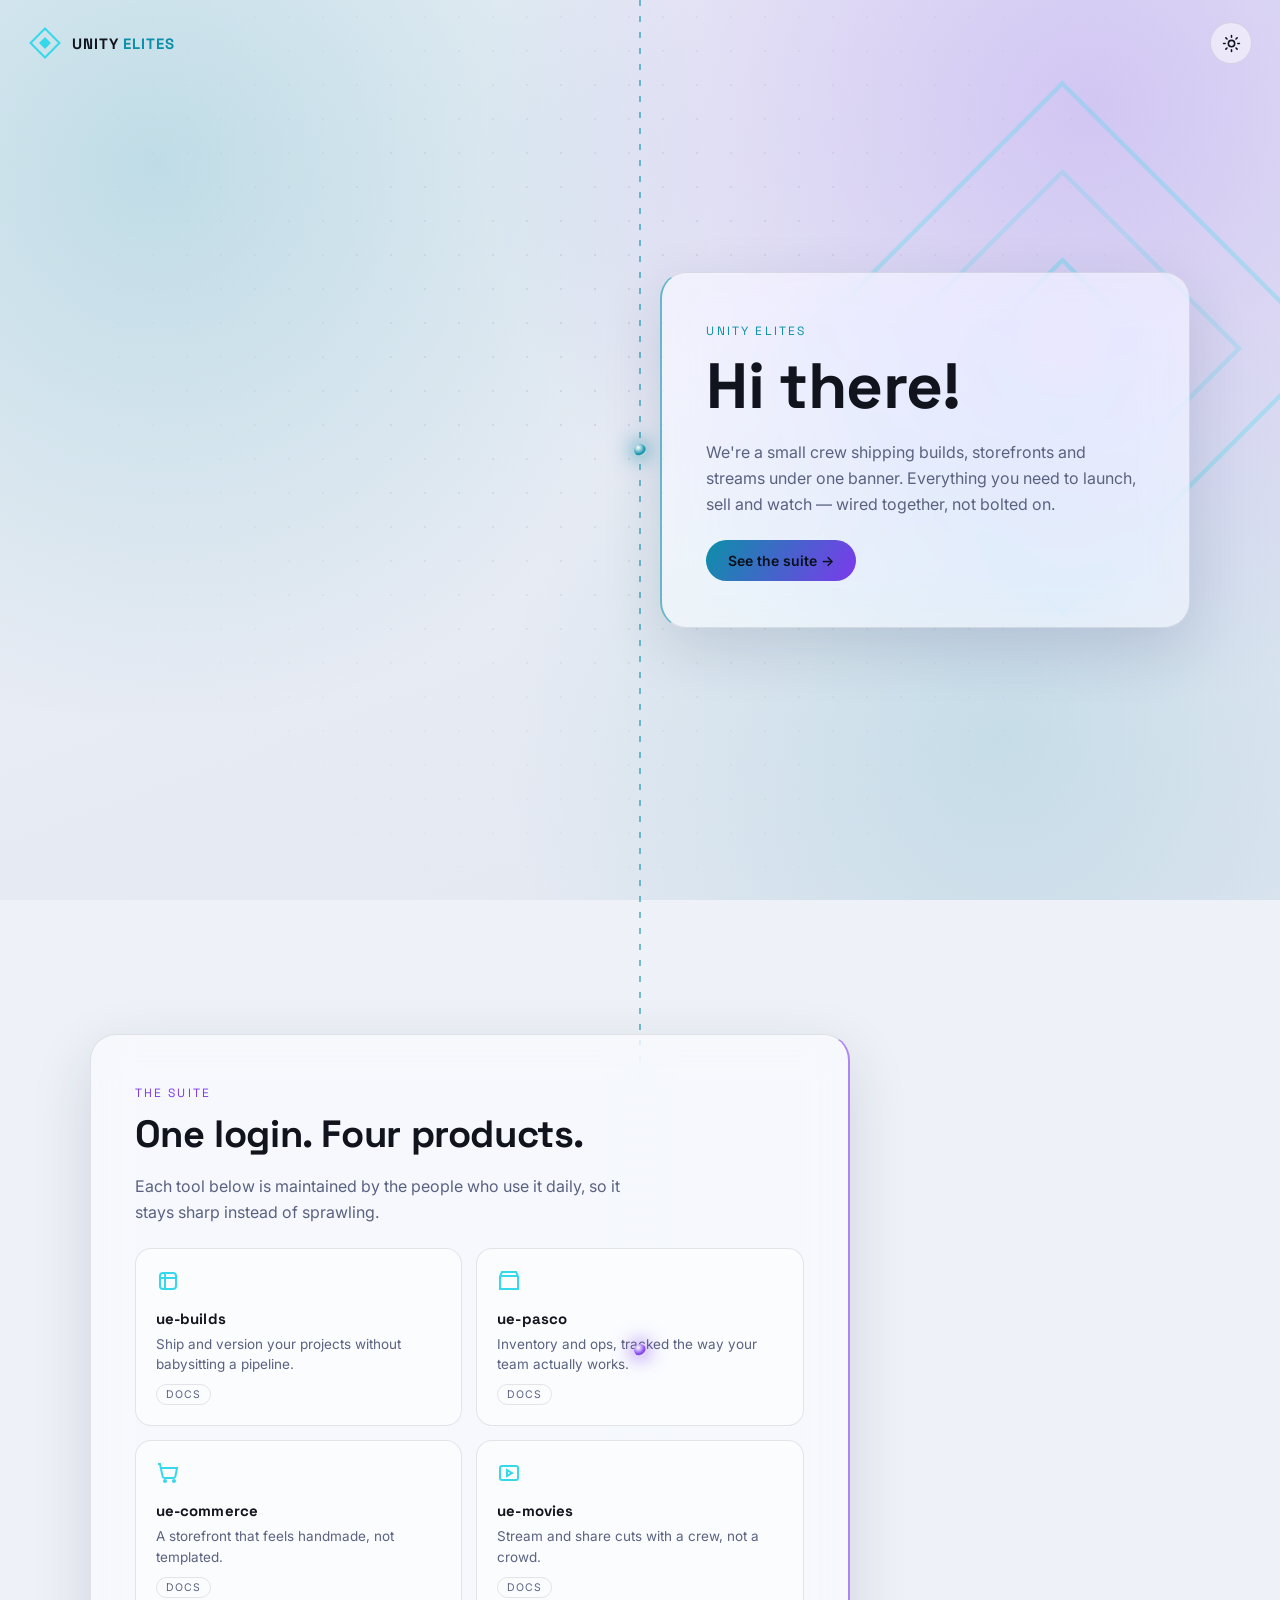
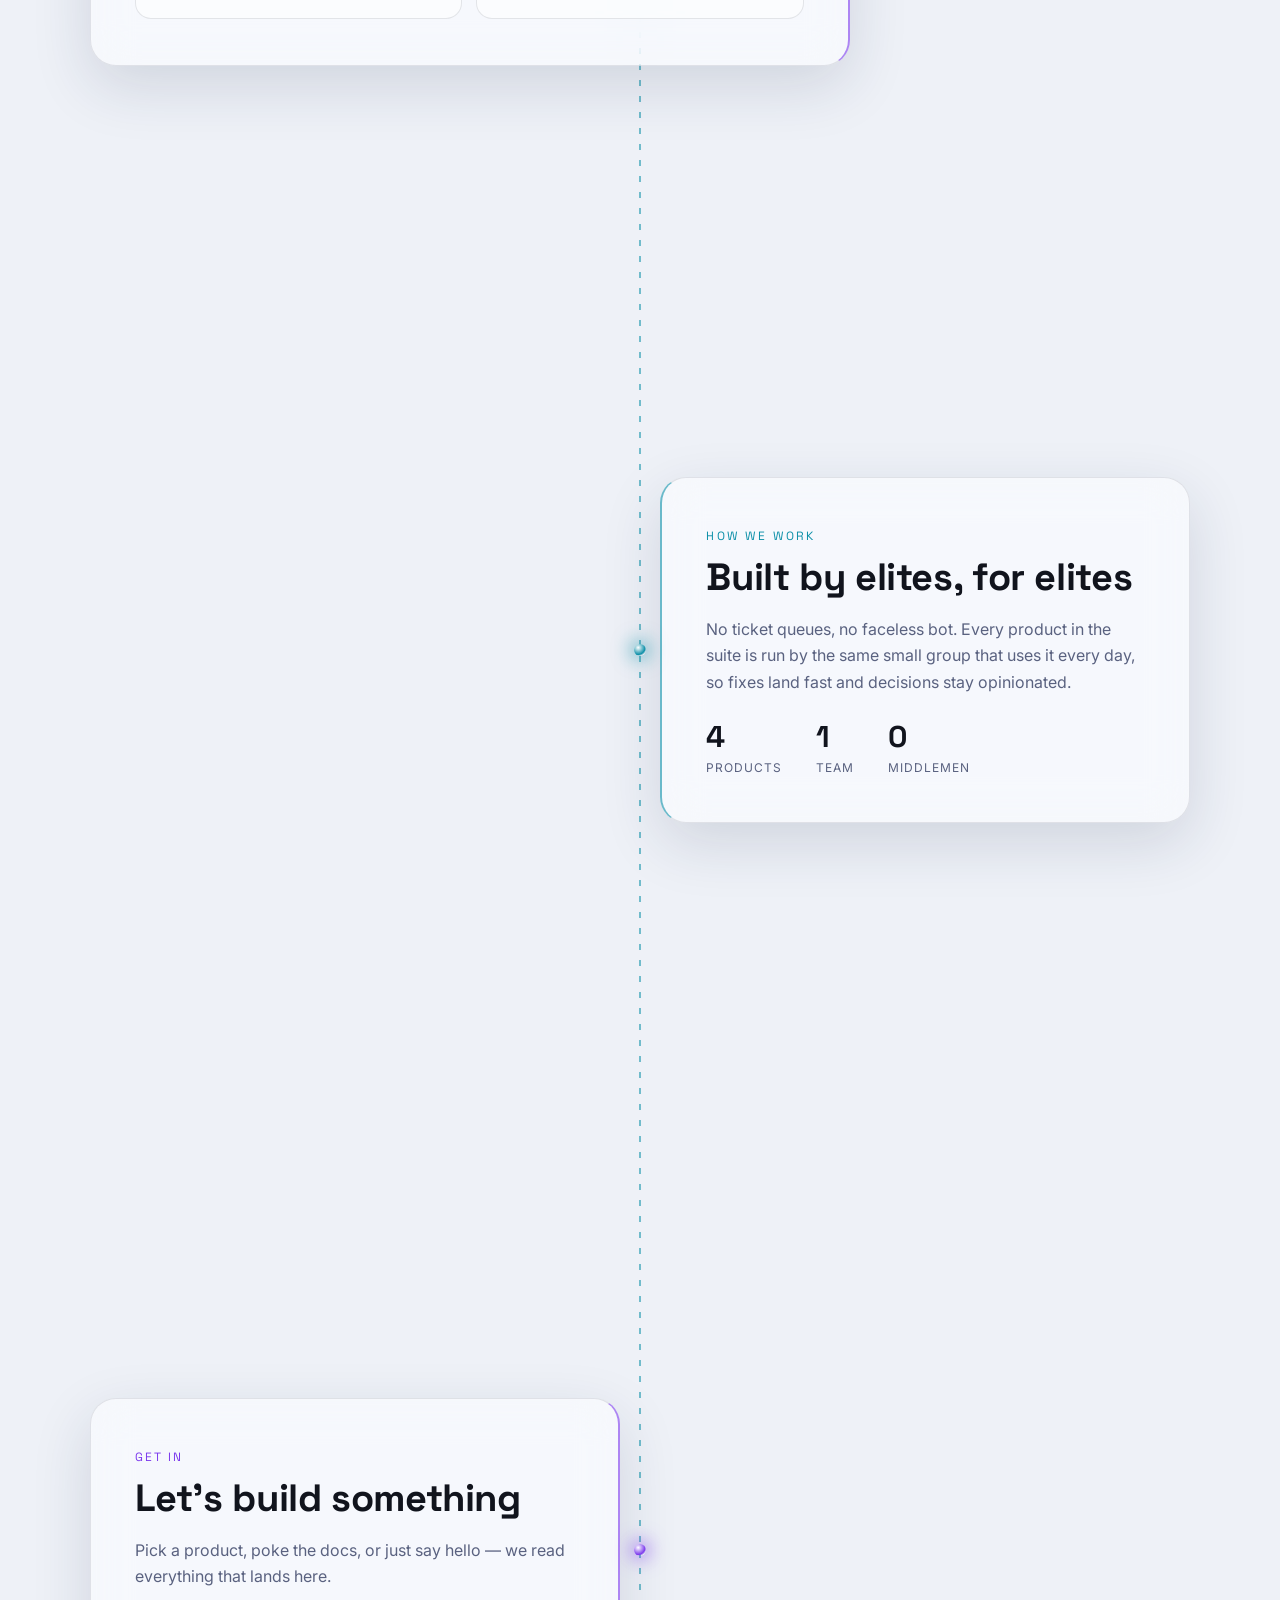
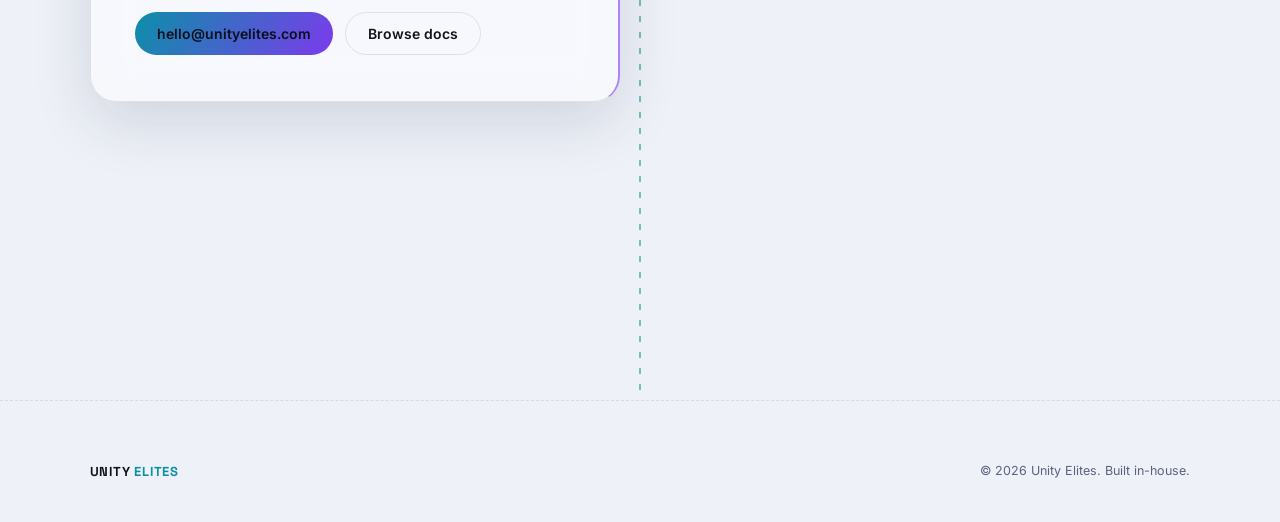
<file: template.html>
<!DOCTYPE html>
<html lang="en" data-theme="dark">
<head>
<meta charset="UTF-8">
<meta name="viewport" content="width=device-width, initial-scale=1.0">
<title>Unity Elites</title>
<style>
@import url('https://fonts.googleapis.com/css2?family=Space+Grotesk:wght@500;600;700&family=Inter:wght@400;500;600&display=swap');

:root{
  --bg:#060911;
  --bg2:#0c1322;
  --surface: rgba(255,255,255,0.055);
  --surface-strong: rgba(255,255,255,0.09);
  --surface-border: rgba(255,255,255,0.14);
  --text:#eef2f8;
  --text-muted:#8f9bb3;
  --cyan:#35d9ea;
  --violet:#b075f5;
  --shadow: rgba(0,0,0,0.45);
  --node: rgba(255,255,255,0.4);
  color-scheme: dark;
}
html[data-theme="light"]{
  --bg:#eef1f7;
  --bg2:#e2e7f1;
  --surface: rgba(255,255,255,0.5);
  --surface-strong: rgba(255,255,255,0.72);
  --surface-border: rgba(15,23,42,0.10);
  --text:#11141d;
  --text-muted:#5a6280;
  --cyan:#0c8fa8;
  --violet:#7c3aed;
  --shadow: rgba(30,41,80,0.14);
  --node: rgba(15,23,42,0.28);
  color-scheme: light;
}

*{box-sizing:border-box;}
html{scroll-behavior:smooth;}
body{
  margin:0;
  background:var(--bg);
  color:var(--text);
  font-family:'Inter',system-ui,sans-serif;
  overflow-x:hidden;
  transition:background .5s ease,color .5s ease;
}

/* ---------- fixed ambient background ---------- */
.bg-fixed{
  position:fixed;
  inset:0;
  z-index:-2;
  background:
    radial-gradient(circle at 12% 18%, color-mix(in srgb, var(--cyan) 20%, transparent), transparent 42%),
    radial-gradient(circle at 85% 12%, color-mix(in srgb, var(--violet) 22%, transparent), transparent 45%),
    radial-gradient(circle at 78% 82%, color-mix(in srgb, var(--cyan) 14%, transparent), transparent 40%),
    linear-gradient(160deg, var(--bg) 0%, var(--bg2) 100%);
  transition:background .5s ease;
}
.bg-fixed::before{
  content:"";
  position:absolute; inset:0;
  background-image: radial-gradient(var(--node) 1px, transparent 1px);
  background-size:34px 34px;
  opacity:.35;
  mask-image: radial-gradient(circle at 50% 40%, black 0%, transparent 75%);
}
.bg-mark{
  position:absolute;
  top:6%;
  right:-6%;
  width:46vw;
  max-width:640px;
  opacity:.5;
  animation: spin-slow 90s linear infinite;
  transform-origin:50% 50%;
}
@keyframes spin-slow{ to{ transform:rotate(360deg); } }

/* ---------- signal thread ---------- */
.thread{
  position:absolute;
  left:50%;
  top:0;
  bottom:0;
  width:2px;
  transform:translateX(-50%);
  background: repeating-linear-gradient(
    to bottom,
    color-mix(in srgb, var(--cyan) 55%, transparent) 0 6px,
    transparent 6px 16px
  );
  background-size: 2px 320px;
  animation: thread-flow 6s linear infinite;
  z-index:0;
  pointer-events:none;
}
@keyframes thread-flow{ to{ background-position:0 320px; } }
.node{
  position:absolute;
  left:50%;
  top:50%;
  width:12px;height:12px;
  transform:translate(-50%,-50%);
  border-radius:50%;
  background:radial-gradient(circle at 35% 30%, #fff, var(--cyan) 60%, transparent 75%);
  box-shadow:0 0 18px 4px color-mix(in srgb, var(--cyan) 55%, transparent);
  z-index:1;
}
.chapter-left .node{ background:radial-gradient(circle at 35% 30%, #fff, var(--violet) 60%, transparent 75%);
  box-shadow:0 0 18px 4px color-mix(in srgb, var(--violet) 55%, transparent); }

/* ---------- persistent brand mark (top left, always visible) ---------- */
.brand-mark{
  position:fixed;
  top:26px; left:28px;
  z-index:60;
  display:flex;
  align-items:center;
  gap:10px;
  text-decoration:none;
  color:var(--text);
}
.logo-glyph{ width:34px; height:34px; display:block; }
.brand-word{
  font-family:'Space Grotesk',sans-serif;
  font-weight:700;
  font-size:15px;
  letter-spacing:.06em;
}
.brand-word span{ color: var(--cyan); }

/* ---------- theme toggle ---------- */
.theme-toggle{
  position:fixed;
  top:22px; right:28px;
  z-index:60;
  width:42px; height:42px;
  border-radius:50%;
  border:1px solid var(--surface-border);
  background:var(--surface);
  backdrop-filter:blur(14px);
  -webkit-backdrop-filter:blur(14px);
  display:flex; align-items:center; justify-content:center;
  cursor:pointer;
  color:var(--text);
  transition:transform .25s ease, background .3s ease;
}
.theme-toggle:hover{ transform:scale(1.06); }
.theme-toggle:focus-visible{ outline:2px solid var(--cyan); outline-offset:3px; }
.theme-toggle svg{ width:19px; height:19px; }
.icon-sun{ display:none; }
html[data-theme="light"] .icon-moon{ display:none; }
html[data-theme="light"] .icon-sun{ display:block; }

/* ---------- nav, hidden until scroll ---------- */
.site-nav{
  position:fixed;
  top:0; left:0; right:0;
  z-index:50;
  display:flex; justify-content:center;
  padding:16px 24px;
  opacity:0;
  transform:translateY(-16px);
  pointer-events:none;
  transition:opacity .45s ease, transform .45s ease;
}
.site-nav.visible{ opacity:1; transform:translateY(0); pointer-events:auto; }
.nav-inner{
  width:100%;
  max-width:760px;
  display:flex;
  align-items:center;
  justify-content:center;
  gap:34px;
  padding:12px 30px;
  border-radius:999px;
  background:var(--surface-strong);
  border:1px solid var(--surface-border);
  backdrop-filter:blur(18px) saturate(160%);
  -webkit-backdrop-filter:blur(18px) saturate(160%);
  box-shadow:0 10px 30px var(--shadow);
}
.nav-inner a{
  color:var(--text-muted);
  text-decoration:none;
  font-size:13.5px;
  font-weight:500;
  letter-spacing:.02em;
  transition:color .2s ease;
}
.nav-inner a:hover, .nav-inner a:focus-visible{ color:var(--text); }

/* ---------- layout ---------- */
main{ position:relative; z-index:2; }
.chapter{
  position:relative;
  min-height:100vh;
  display:flex;
  align-items:center;
  padding:0 7vw;
}
.chapter-right{ justify-content:flex-end; }
.chapter-left{ justify-content:flex-start; }

.glass-panel{
  position:relative;
  width:100%;
  max-width:530px;
  padding:46px 44px;
  border-radius:26px;
  background:var(--surface);
  border:1px solid var(--surface-border);
  backdrop-filter:blur(22px) saturate(150%);
  -webkit-backdrop-filter:blur(22px) saturate(150%);
  box-shadow:0 20px 60px var(--shadow), inset 0 1px 0 rgba(255,255,255,0.06);
  opacity:0;
  transform:translateY(28px);
  transition:opacity .7s ease, transform .7s ease;
}
.glass-panel.wide{ max-width:760px; }
.glass-panel.in-view{ opacity:1; transform:translateY(0); }

.chapter-right .glass-panel{ border-left:2px solid color-mix(in srgb, var(--cyan) 60%, transparent); }
.chapter-left .glass-panel{ border-right:2px solid color-mix(in srgb, var(--violet) 60%, transparent); }

.eyebrow{
  display:inline-block;
  font-family:'Space Grotesk',sans-serif;
  font-size:12px;
  letter-spacing:.18em;
  text-transform:uppercase;
  color:var(--cyan);
  margin-bottom:14px;
}
.chapter-left .eyebrow{ color:var(--violet); }

h1,h2{
  font-family:'Space Grotesk',sans-serif;
  font-weight:700;
  line-height:1.05;
  margin:0 0 18px;
  letter-spacing:-0.01em;
}
h1{ font-size:clamp(40px,5.4vw,64px); }
h2{ font-size:clamp(28px,3.4vw,38px); }

p{
  font-size:16px;
  line-height:1.65;
  color:var(--text-muted);
  margin:0 0 22px;
  max-width:52ch;
}

.cta{
  display:inline-flex;
  align-items:center;
  gap:8px;
  padding:12px 22px;
  border-radius:999px;
  background:linear-gradient(120deg, var(--cyan), var(--violet));
  color:#08101c;
  font-weight:600;
  font-size:14px;
  text-decoration:none;
  transition:transform .2s ease, box-shadow .2s ease;
}
.cta:hover{ transform:translateY(-2px); box-shadow:0 10px 24px color-mix(in srgb, var(--cyan) 35%, transparent); }
.cta:focus-visible{ outline:2px solid var(--text); outline-offset:3px; }
.cta.ghost{
  background:transparent;
  color:var(--text);
  border:1px solid var(--surface-border);
}
.cta-row{ display:flex; flex-wrap:wrap; gap:12px; }

/* ---------- product grid ---------- */
.product-grid{
  display:grid;
  grid-template-columns:repeat(2,1fr);
  gap:14px;
  margin-top:8px;
}
.product-card{
  padding:20px;
  border-radius:16px;
  background:var(--surface);
  border:1px solid var(--surface-border);
}
.product-card svg{ width:24px; height:24px; margin-bottom:12px; }
.product-card h3{
  font-family:'Space Grotesk',sans-serif;
  font-size:15px;
  margin:0 0 6px;
  letter-spacing:.01em;
}
.product-card p{ font-size:13.5px; margin:0; max-width:none; line-height:1.5; }
.product-card .tag{
  display:inline-block;
  margin-top:10px;
  font-size:10.5px;
  letter-spacing:.1em;
  text-transform:uppercase;
  color:var(--text-muted);
  border:1px solid var(--surface-border);
  border-radius:999px;
  padding:3px 9px;
}

/* ---------- stat row ---------- */
.stat-row{ display:flex; gap:34px; margin-top:6px; flex-wrap:wrap; }
.stat-row strong{
  display:block;
  font-family:'Space Grotesk',sans-serif;
  font-size:30px;
  color:var(--text);
}
.stat-row span{ font-size:12px; color:var(--text-muted); letter-spacing:.08em; text-transform:uppercase; }

/* ---------- footer ---------- */
footer{
  position:relative;
  z-index:2;
  padding:60px 7vw 40px;
  display:flex;
  align-items:center;
  justify-content:space-between;
  flex-wrap:wrap;
  gap:16px;
  border-top:1px dashed var(--surface-border);
}
footer .brand-word{ font-size:13px; }
footer p{ margin:0; font-size:12.5px; max-width:none; }

/* ---------- reduced motion ---------- */
@media (prefers-reduced-motion: reduce){
  html{ scroll-behavior:auto; }
  .bg-mark{ animation:none; }
  .thread{ animation:none; }
  .glass-panel{ transition:none; opacity:1; transform:none; }
}

/* ---------- responsive ---------- */
@media (max-width:900px){
  .thread, .node{ display:none; }
  .chapter{ justify-content:center !important; padding:0 6vw; min-height:auto; padding-top:120px; padding-bottom:80px; }
  .glass-panel{ max-width:560px; padding:34px 26px; }
  .chapter-right .glass-panel, .chapter-left .glass-panel{ border-left:none; border-right:none; border-top:2px solid var(--cyan); }
  .product-grid{ grid-template-columns:1fr; }
  .brand-mark{ top:16px; left:16px; }
  .theme-toggle{ top:14px; right:16px; }
}
</style>
</head>
<body>

<div class="bg-fixed" aria-hidden="true">
  <svg class="bg-mark" viewBox="0 0 200 200" fill="none">
    <polygon points="100,10 190,100 100,190 10,100" stroke="url(#gradA)" stroke-width="1.5" opacity="0.55"/>
    <polygon points="100,40 160,100 100,160 40,100" stroke="url(#gradA)" stroke-width="1.5" opacity="0.4"/>
    <polygon points="100,70 130,100 100,130 70,100" stroke="url(#gradA)" stroke-width="1.5" opacity="0.6"/>
    <defs>
      <linearGradient id="gradA" x1="0" y1="0" x2="200" y2="200">
        <stop offset="0%" stop-color="#35d9ea"/>
        <stop offset="100%" stop-color="#b075f5"/>
      </linearGradient>
    </defs>
  </svg>
</div>

<a class="brand-mark" href="#hero" aria-label="Unity Elites home">
  <svg class="logo-glyph" viewBox="0 0 40 40" fill="none">
    <polygon points="20,3 37,20 20,37 3,20" fill="none" stroke="url(#gradLogo)" stroke-width="2.4"/>
    <polygon points="20,13 27,20 20,27 13,20" fill="url(#gradLogo)"/>
    <defs>
      <linearGradient id="gradLogo" x1="0" y1="0" x2="40" y2="40">
        <stop offset="0%" stop-color="#35d9ea"/>
        <stop offset="100%" stop-color="#b075f5"/>
      </linearGradient>
    </defs>
  </svg>
  <span class="brand-word">UNITY <span>ELITES</span></span>
</a>

<button class="theme-toggle" id="themeToggle" aria-label="Toggle light and dark mode">
  <svg class="icon-moon" viewBox="0 0 24 24" fill="none" stroke="currentColor" stroke-width="2" stroke-linecap="round" stroke-linejoin="round"><path d="M21 12.79A9 9 0 1 1 11.21 3 7 7 0 0 0 21 12.79z"/></svg>
  <svg class="icon-sun" viewBox="0 0 24 24" fill="none" stroke="currentColor" stroke-width="2" stroke-linecap="round" stroke-linejoin="round"><circle cx="12" cy="12" r="4"/><path d="M12 2v2M12 20v2M4.9 4.9l1.4 1.4M17.7 17.7l1.4 1.4M2 12h2M20 12h2M4.9 19.1l1.4-1.4M17.7 6.3l1.4-1.4"/></svg>
</button>

<nav class="site-nav" id="siteNav">
  <div class="nav-inner">
    <a href="#hero">Home</a>
    <a href="#suite">Suite</a>
    <a href="#team">Team</a>
    <a href="#contact">Contact</a>
  </div>
</nav>

<main>
  <div class="thread" aria-hidden="true"></div>

  <section id="hero" class="chapter chapter-right">
    <div class="node" aria-hidden="true"></div>
    <div class="glass-panel reveal">
      <span class="eyebrow">Unity Elites</span>
      <h1>Hi there!</h1>
      <p>We're a small crew shipping builds, storefronts and streams under one banner. Everything you need to launch, sell and watch — wired together, not bolted on.</p>
      <a class="cta" href="#suite">See the suite →</a>
    </div>
  </section>

  <section id="suite" class="chapter chapter-left">
    <div class="node" aria-hidden="true"></div>
    <div class="glass-panel wide reveal">
      <span class="eyebrow">The Suite</span>
      <h2>One login. Four products.</h2>
      <p>Each tool below is maintained by the people who use it daily, so it stays sharp instead of sprawling.</p>
      <div class="product-grid">
        <article class="product-card">
          <svg viewBox="0 0 24 24" fill="none" stroke="url(#gradLogo)" stroke-width="2"><rect x="4" y="4" width="16" height="16" rx="3"/><path d="M4 9h16M9 4v16"/></svg>
          <h3>ue-builds</h3>
          <p>Ship and version your projects without babysitting a pipeline.</p>
          <span class="tag">docs</span>
        </article>
        <article class="product-card">
          <svg viewBox="0 0 24 24" fill="none" stroke="url(#gradLogo)" stroke-width="2"><path d="M3 7l2-4h14l2 4M3 7h18M3 7v13h18V7"/></svg>
          <h3>ue-pasco</h3>
          <p>Inventory and ops, tracked the way your team actually works.</p>
          <span class="tag">docs</span>
        </article>
        <article class="product-card">
          <svg viewBox="0 0 24 24" fill="none" stroke="url(#gradLogo)" stroke-width="2"><circle cx="9" cy="20" r="1"/><circle cx="18" cy="20" r="1"/><path d="M2 3h2l2.6 12.4a2 2 0 0 0 2 1.6h8.8a2 2 0 0 0 2-1.6L21 7H5"/></svg>
          <h3>ue-commerce</h3>
          <p>A storefront that feels handmade, not templated.</p>
          <span class="tag">docs</span>
        </article>
        <article class="product-card">
          <svg viewBox="0 0 24 24" fill="none" stroke="url(#gradLogo)" stroke-width="2"><rect x="3" y="5" width="18" height="14" rx="2"/><path d="M10 9l5 3-5 3z"/></svg>
          <h3>ue-movies</h3>
          <p>Stream and share cuts with a crew, not a crowd.</p>
          <span class="tag">docs</span>
        </article>
      </div>
    </div>
  </section>

  <section id="team" class="chapter chapter-right">
    <div class="node" aria-hidden="true"></div>
    <div class="glass-panel reveal">
      <span class="eyebrow">How we work</span>
      <h2>Built by elites, for elites</h2>
      <p>No ticket queues, no faceless bot. Every product in the suite is run by the same small group that uses it every day, so fixes land fast and decisions stay opinionated.</p>
      <div class="stat-row">
        <div><strong>4</strong><span>Products</span></div>
        <div><strong>1</strong><span>Team</span></div>
        <div><strong>0</strong><span>Middlemen</span></div>
      </div>
    </div>
  </section>

  <section id="contact" class="chapter chapter-left">
    <div class="node" aria-hidden="true"></div>
    <div class="glass-panel reveal">
      <span class="eyebrow">Get in</span>
      <h2>Let's build something</h2>
      <p>Pick a product, poke the docs, or just say hello — we read everything that lands here.</p>
      <div class="cta-row">
        <a class="cta" href="mailto:hello@unityelites.com">hello@unityelites.com</a>
        <a class="cta ghost" href="#suite">Browse docs</a>
      </div>
    </div>
  </section>
</main>

<footer>
  <span class="brand-word">UNITY <span>ELITES</span></span>
  <p>© 2026 Unity Elites. Built in-house.</p>
</footer>

<script>
  // theme toggle
  const root = document.documentElement;
  const toggle = document.getElementById('themeToggle');
  const prefersLight = window.matchMedia('(prefers-color-scheme: light)').matches;
  root.setAttribute('data-theme', prefersLight ? 'light' : 'dark');
  toggle.addEventListener('click', () => {
    const next = root.getAttribute('data-theme') === 'dark' ? 'light' : 'dark';
    root.setAttribute('data-theme', next);
  });

  // nav appears on scroll
  const nav = document.getElementById('siteNav');
  const onScroll = () => {
    if(window.scrollY > 120){ nav.classList.add('visible'); }
    else{ nav.classList.remove('visible'); }
  };
  window.addEventListener('scroll', onScroll, { passive:true });
  onScroll();

  // scroll reveal for glass panels
  const panels = document.querySelectorAll('.glass-panel.reveal');
  const io = new IntersectionObserver((entries) => {
    entries.forEach(e => { if(e.isIntersecting) e.target.classList.add('in-view'); });
  }, { threshold:0.25 });
  panels.forEach(p => io.observe(p));
</script>

</body>
</html>
</file>
